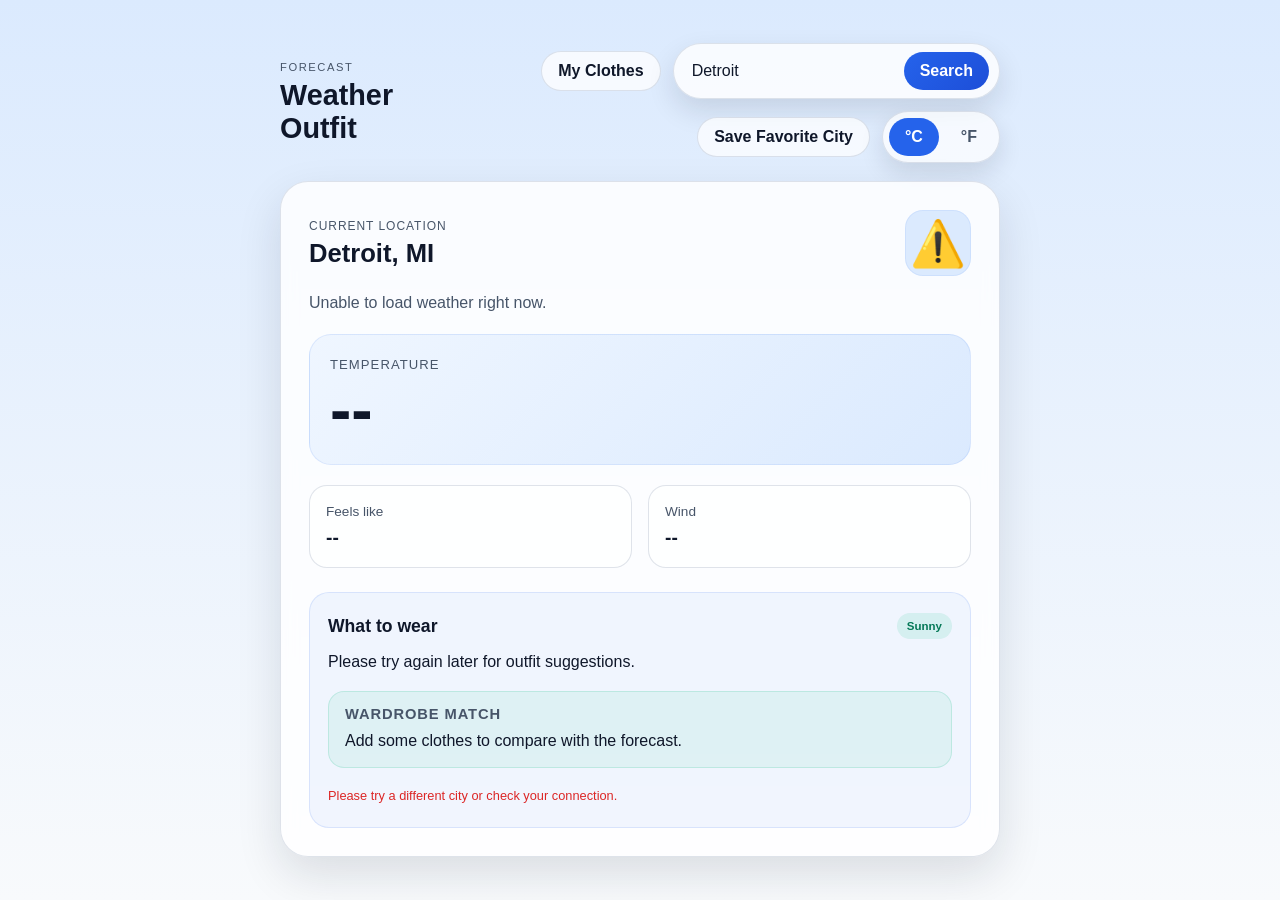
<file: index.html>
<!DOCTYPE html>
<html lang="en">
  <head>
    <meta charset="UTF-8" />
    <meta name="viewport" content="width=device-width, initial-scale=1.0" />
    <title>Weather Outfit App</title>
    <link rel="stylesheet" href="style.css" />
  </head>
  <body>
    <div class="app-container">
      <header class="topbar">
        <div class="brand-block">
          <p class="eyebrow">Forecast</p>
          <h1>Weather Outfit</h1>
        </div>

        <div class="header-controls">
          <a href="clothes.html" class="page-link">My Clothes</a>

          <form id="city-search-form" class="search-form" aria-label="Search for a city">
            <label class="sr-only" for="city-search">Search city</label>
            <input id="city-search" type="search" name="city" placeholder="Search city" value="Detroit" />
            <button type="submit">Search</button>
          </form>

          <button id="save-favorite-city" class="secondary-btn" type="button">Save Favorite City</button>

          <div class="unit-toggle" aria-label="Temperature unit switch">
            <button class="unit-btn active" data-unit="C" type="button">°C</button>
            <button class="unit-btn" data-unit="F" type="button">°F</button>
          </div>
        </div>
      </header>

      <main class="weather-card">
        <div class="location-row">
          <div>
            <p class="location-label">Current location</p>
            <h2 id="location-name">Detroit, MI</h2>
          </div>
          <span id="weather-icon" class="weather-icon" aria-label="Weather icon">☀️</span>
        </div>

        <p id="weather-description" class="weather-description">Loading weather...</p>

        <div class="temperature-box">
          <div class="temperature-main">
            <span class="temp-label">Temperature</span>
            <strong id="temperature">--</strong>
          </div>
        </div>

        <div class="stats-grid">
          <div class="stat-card">
            <span>Feels like</span>
            <strong id="feels-like">--</strong>
          </div>
          <div class="stat-card">
            <span>Wind</span>
            <strong id="wind-speed">--</strong>
          </div>
        </div>

        <section class="outfit-panel">
          <div class="outfit-header">
            <h3>What to wear</h3>
            <span id="condition-badge" class="condition-badge">Sunny</span>
          </div>
          <p id="outfit-message">Checking the weather to suggest your outfit...</p>
          <div id="wardrobe-suggestion" class="wardrobe-suggestion" aria-live="polite">
            <h4>Wardrobe match</h4>
            <p id="wardrobe-suggestion-text">Add some clothes to compare with the forecast.</p>
          </div>
          <div id="outfit-gallery" class="outfit-gallery" aria-live="polite"></div>
          <p id="search-status" class="search-status" aria-live="polite"></p>
        </section>
      </main>
    </div>

    <script src="script.js"></script>
  </body>
</html>
</file>
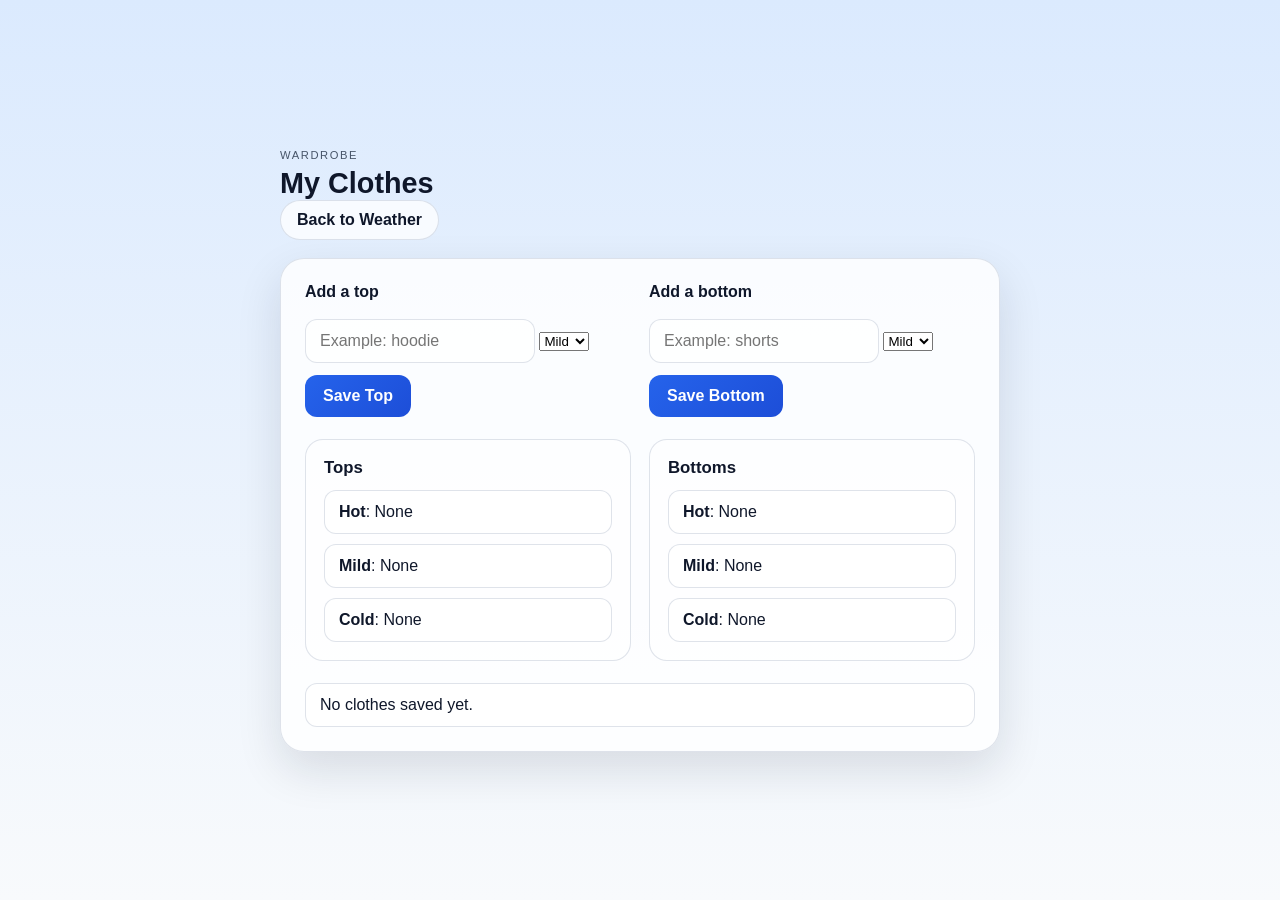
<file: clothes.html>
<!DOCTYPE html>
<html lang="en">
  <head>
    <meta charset="UTF-8" />
    <meta name="viewport" content="width=device-width, initial-scale=1.0" />
    <title>My Clothes</title>
    <link rel="stylesheet" href="style.css" />
  </head>
  <body>
    <div class="clothes-page">
      <header class="clothes-header">
        <p class="eyebrow">Wardrobe</p>
        <h1>My Clothes</h1>
        <a href="index.html" class="page-link">Back to Weather</a>
      </header>

      <div class="clothes-card">
        <div class="clothes-entry-grid">
          <form id="top-clothes-form" class="clothes-form" data-type="tops" aria-label="Save a top item">
            <label for="top-clothes-input">Add a top</label>
            <div class="clothes-input-row">
              <input id="top-clothes-input" type="text" name="top" placeholder="Example: hoodie" />
              <select id="top-clothes-category" aria-label="Choose a top weather category">
                <option value="hot">Hot</option>
                <option value="mild" selected>Mild</option>
                <option value="cold">Cold</option>
              </select>
            </div>
            <button type="submit">Save Top</button>
          </form>

          <form id="bottom-clothes-form" class="clothes-form" data-type="bottoms" aria-label="Save a bottom item">
            <label for="bottom-clothes-input">Add a bottom</label>
            <div class="clothes-input-row">
              <input id="bottom-clothes-input" type="text" name="bottom" placeholder="Example: shorts" />
              <select id="bottom-clothes-category" aria-label="Choose a bottom weather category">
                <option value="hot">Hot</option>
                <option value="mild" selected>Mild</option>
                <option value="cold">Cold</option>
              </select>
            </div>
            <button type="submit">Save Bottom</button>
          </form>
        </div>

        <div class="clothes-groups">
          <section class="clothes-group">
            <h2>Tops</h2>
            <ul id="tops-list" class="clothes-list" aria-live="polite"></ul>
          </section>

          <section class="clothes-group">
            <h2>Bottoms</h2>
            <ul id="bottoms-list" class="clothes-list" aria-live="polite"></ul>
          </section>
        </div>

        <ul id="clothes-list" class="clothes-list legacy-list" aria-live="polite"></ul>
      </div>
    </div>

    <script src="script.js"></script>
  </body>
</html>
</file>
<file: style.css>
:root {
  --bg-start: #dbeafe;
  --bg-end: #f8fafc;
  --card: rgba(255, 255, 255, 0.82);
  --primary: #0f172a;
  --secondary: #475569;
  --accent: #2563eb;
  --accent-strong: #1d4ed8;
  --accent-soft: #dbeafe;
  --shadow: rgba(15, 23, 42, 0.12);
  --border: rgba(148, 163, 184, 0.3);
  --success: #10b981;
  --error: #dc2626;
}

body.theme-night {
  --bg-start: #020817;
  --bg-end: #111827;
  --card: rgba(15, 23, 42, 0.76);
  --primary: #f8fafc;
  --secondary: #dbeafe;
  --accent: #60a5fa;
  --accent-strong: #3b82f6;
  --accent-soft: rgba(96, 165, 250, 0.18);
  --shadow: rgba(2, 6, 23, 0.6);
  --border: rgba(148, 163, 184, 0.18);
}

body.theme-night,
body.theme-night .app-container,
body.theme-night .weather-card,
body.theme-night .topbar,
body.theme-night .header-controls,
body.theme-night .brand-block,
body.theme-night .weather-card *,
body.theme-night .clothes-page,
body.theme-night .clothes-card,
body.theme-night .clothes-group,
body.theme-night .clothes-list li,
body.theme-night .clothes-form input,
body.theme-night .page-link,
body.theme-night .secondary-btn,
body.theme-night .unit-toggle,
body.theme-night .unit-btn,
body.theme-night .search-form,
body.theme-night .stat-card,
body.theme-night .outfit-panel,
body.theme-night .wardrobe-suggestion,
body.theme-night .outfit-card,
body.theme-night .outfit-card-copy {
  color: var(--primary);
}

body.theme-night .eyebrow,
body.theme-night .location-label,
body.theme-night .weather-description,
body.theme-night .temp-label,
body.theme-night .stat-card span,
body.theme-night .outfit-panel h3,
body.theme-night .outfit-panel p,
body.theme-night .wardrobe-suggestion h4,
body.theme-night .outfit-card-copy p,
body.theme-night .search-form input::placeholder,
body.theme-night .clothes-form label,
body.theme-night .page-link,
body.theme-night .secondary-btn,
body.theme-night .unit-btn {
  color: var(--secondary);
}

body.theme-night h1,
body.theme-night h2,
body.theme-night h3,
body.theme-night h4,
body.theme-night #temperature,
body.theme-night #feels-like,
body.theme-night #wind-speed,
body.theme-night #wardrobe-suggestion-text,
body.theme-night #outfit-message,
body.theme-night .clothes-group h2,
body.theme-night .clothes-list li,
body.theme-night .search-status,
body.theme-night .condition-badge,
body.theme-night .weather-icon,
body.theme-night strong,
body.theme-night .brand-block,
body.theme-night .location-row,
body.theme-night .weather-card,
body.theme-night .stat-card strong {
  color: #f8fafc;
}

body.theme-night .search-form,
body.theme-night .page-link,
body.theme-night .secondary-btn,
body.theme-night .unit-toggle,
body.theme-night .stat-card,
body.theme-night .outfit-panel,
body.theme-night .wardrobe-suggestion,
body.theme-night .outfit-card,
body.theme-night .clothes-form input,
body.theme-night .clothes-list li,
body.theme-night .clothes-card {
  background: rgba(15, 23, 42, 0.72);
  border-color: rgba(148, 163, 184, 0.2);
}

body.theme-night .search-form input,
body.theme-night .page-link,
body.theme-night .secondary-btn,
body.theme-night .unit-btn,
body.theme-night .clothes-form input {
  color: var(--primary);
}

body.theme-night .secondary-btn,
body.theme-night .page-link,
body.theme-night .search-form button,
body.theme-night .clothes-form button,
body.theme-night .unit-btn.active {
  box-shadow: 0 10px 25px rgba(15, 23, 42, 0.4);
}

body.theme-night .page-link,
body.theme-night .secondary-btn {
  background: rgba(15, 23, 42, 0.82);
  color: var(--primary);
}

body.theme-night .search-form button,
body.theme-night .clothes-form button,
body.theme-night .unit-btn.active {
  color: #f8fafc;
}

body.theme-night .temperature-box {
  background: linear-gradient(135deg, rgba(30, 41, 59, 0.96), rgba(15, 23, 42, 0.9));
  border-color: rgba(148, 163, 184, 0.2);
}

body.theme-night .weather-icon,
body.theme-night .condition-badge {
  background: rgba(96, 165, 250, 0.16);
}

body.theme-night .outfit-card-copy p,
body.theme-night .clothes-list li,
body.theme-night .weather-description,
body.theme-night .temp-label,
body.theme-night .stat-card span,
body.theme-night .outfit-panel p,
body.theme-night .wardrobe-suggestion,
body.theme-night .page-link,
body.theme-night .secondary-btn {
  opacity: 1;
}

* {
  box-sizing: border-box;
}

body {
  margin: 0;
  min-height: 100vh;
  display: grid;
  place-items: center;
  font-family: Arial, Helvetica, sans-serif;
  background: linear-gradient(180deg, var(--bg-start), var(--bg-end));
  color: var(--primary);
  position: relative;
  overflow-x: hidden;
  transition: background 0.4s ease, color 0.4s ease;
}

body::before,
body::after {
  content: "";
  position: fixed;
  inset: 0;
  pointer-events: none;
  opacity: 0;
  transition: opacity 0.4s ease;
  z-index: 0;
}

body.weather-clear-day::before {
  opacity: 1;
  background: linear-gradient(180deg, rgba(255, 255, 255, 0.12), rgba(255, 255, 255, 0));
}

body.weather-clear-day::after {
  opacity: 1;
  inset: 10% auto auto 12%;
  width: 120px;
  height: 120px;
  border-radius: 50%;
  background: radial-gradient(circle, rgba(253, 224, 71, 0.95) 0%, rgba(251, 191, 36, 0.75) 45%, rgba(251, 191, 36, 0.1) 75%, transparent 100%);
  box-shadow: 0 0 45px rgba(250, 204, 21, 0.75);
}

body.weather-clear-night::before {
  opacity: 1;
  background:
    radial-gradient(circle at 15% 20%, rgba(255, 255, 255, 0.5) 0 2px, transparent 3px),
    radial-gradient(circle at 30% 40%, rgba(255, 255, 255, 0.45) 0 2px, transparent 3px),
    radial-gradient(circle at 68% 26%, rgba(255, 255, 255, 0.4) 0 2px, transparent 3px),
    radial-gradient(circle at 80% 18%, rgba(255, 255, 255, 0.45) 0 2px, transparent 3px),
    radial-gradient(circle at 50% 60%, rgba(255, 255, 255, 0.28) 0 2px, transparent 3px),
    linear-gradient(180deg, rgba(15, 23, 42, 0.16), rgba(15, 23, 42, 0));
}

body.weather-clear-night::after {
  opacity: 1;
  inset: 12% auto auto 14%;
  width: 100px;
  height: 100px;
  border-radius: 50%;
  background: radial-gradient(circle at 35% 35%, #f8fafc 0%, #dbeafe 35%, #93c5fd 100%);
  box-shadow: 0 0 35px rgba(147, 197, 253, 0.55);
}

body.weather-cloudy::before {
  opacity: 1;
  background:
    radial-gradient(circle at 20% 25%, rgba(255, 255, 255, 0.9) 0 28%, transparent 29%),
    radial-gradient(circle at 40% 26%, rgba(255, 255, 255, 0.75) 0 26%, transparent 27%),
    radial-gradient(circle at 58% 28%, rgba(255, 255, 255, 0.9) 0 24%, transparent 25%),
    radial-gradient(circle at 76% 24%, rgba(255, 255, 255, 0.72) 0 22%, transparent 23%),
    linear-gradient(180deg, rgba(148, 163, 184, 0.08), rgba(148, 163, 184, 0.02));
  filter: blur(3px);
}

body.weather-fog::before {
  opacity: 1;
  background:
    radial-gradient(circle at 20% 35%, rgba(255, 255, 255, 0.75), transparent 30%),
    radial-gradient(circle at 70% 45%, rgba(255, 255, 255, 0.68), transparent 32%),
    radial-gradient(circle at 45% 70%, rgba(255, 255, 255, 0.45), transparent 38%),
    linear-gradient(180deg, rgba(203, 213, 225, 0.38), rgba(148, 163, 184, 0.18));
  filter: blur(18px);
}

body.weather-rain::before {
  opacity: 1;
  background:
    linear-gradient(180deg, rgba(14, 116, 144, 0.25), rgba(15, 23, 42, 0.3)),
    repeating-linear-gradient(
      120deg,
      transparent 0,
      transparent 18px,
      rgba(191, 219, 254, 0.7) 18px,
      rgba(191, 219, 254, 0.7) 22px,
      transparent 22px,
      transparent 42px
    );
  animation: rainShift 0.8s linear infinite;
}

body.weather-snow::before {
  opacity: 1;
  background:
    radial-gradient(circle at 15% 20%, rgba(255, 255, 255, 0.8) 0 1.7px, transparent 2.2px),
    radial-gradient(circle at 42% 30%, rgba(255, 255, 255, 0.7) 0 2px, transparent 2.6px),
    radial-gradient(circle at 62% 16%, rgba(255, 255, 255, 0.8) 0 1.8px, transparent 2.3px),
    radial-gradient(circle at 80% 28%, rgba(255, 255, 255, 0.7) 0 1.9px, transparent 2.4px),
    linear-gradient(180deg, rgba(191, 219, 254, 0.18), rgba(148, 163, 184, 0.05));
  animation: snowShift 16s linear infinite;
}

body.weather-storm::before {
  opacity: 1;
  background:
    linear-gradient(180deg, rgba(15, 23, 42, 0.3), rgba(15, 23, 42, 0.45)),
    repeating-linear-gradient(
      180deg,
      rgba(148, 163, 184, 0.35) 0,
      rgba(148, 163, 184, 0.35) 2px,
      transparent 2px,
      transparent 12px
    );
}

body.weather-storm::after {
  opacity: 1;
  inset: 18% auto auto 70%;
  width: 120px;
  height: 160px;
  background: linear-gradient(135deg, rgba(250, 250, 250, 0) 0%, rgba(250, 250, 250, 0) 37%, rgba(250, 250, 250, 0.8) 38%, rgba(250, 250, 250, 0.8) 42%, rgba(250, 250, 250, 0) 43%, rgba(250, 250, 250, 0) 100%);
  transform: skewX(-18deg);
  box-shadow: -70px 65px 0 rgba(250, 250, 250, 0.2);
}

button,
input {
  font: inherit;
}

.app-container {
  width: min(92vw, 720px);
  position: relative;
  z-index: 1;
}

@keyframes rainShift {
  0% {
    transform: translateY(-8px);
  }
  100% {
    transform: translateY(8px);
  }
}

@keyframes snowShift {
  0% {
    transform: translateY(-12px) translateX(-8px);
  }
  50% {
    transform: translateY(6px) translateX(8px);
  }
  100% {
    transform: translateY(14px) translateX(-6px);
  }
}

.topbar {
  display: flex;
  justify-content: space-between;
  align-items: center;
  gap: 18px;
  margin-bottom: 18px;
}

.brand-block {
  flex: 1;
}

.eyebrow {
  margin: 0;
  text-transform: uppercase;
  letter-spacing: 0.14em;
  font-size: 0.7rem;
  color: var(--secondary);
}

h1 {
  margin: 6px 0 0;
  font-size: clamp(1.8rem, 2vw, 2.5rem);
}

.header-controls {
  display: flex;
  align-items: center;
  gap: 12px;
  flex-wrap: wrap;
  justify-content: flex-end;
}

.search-form {
  display: flex;
  align-items: center;
  gap: 8px;
  background: rgba(255, 255, 255, 0.8);
  border: 1px solid var(--border);
  border-radius: 999px;
  padding: 8px 10px 8px 14px;
  box-shadow: 0 12px 28px var(--shadow);
}

.search-form input {
  border: none;
  background: transparent;
  min-width: 180px;
  padding: 8px 4px;
  color: var(--primary);
  outline: none;
}

.search-form input::placeholder {
  color: var(--secondary);
}

.search-form button {
  border: none;
  cursor: pointer;
  background: linear-gradient(135deg, var(--accent), var(--accent-strong));
  color: white;
  font-weight: 700;
  padding: 10px 16px;
  border-radius: 999px;
  transition: transform 0.2s ease;
}

.search-form button:hover,
.secondary-btn:hover,
.page-link:hover {
  transform: translateY(-1px);
}

.page-link,
.secondary-btn {
  display: inline-flex;
  align-items: center;
  justify-content: center;
  border-radius: 999px;
  font-weight: 700;
  text-decoration: none;
  transition: transform 0.2s ease;
}

.page-link {
  background: rgba(255, 255, 255, 0.75);
  color: var(--primary);
  border: 1px solid var(--border);
  padding: 10px 16px;
}

.secondary-btn {
  border: 1px solid var(--border);
  background: rgba(255, 255, 255, 0.7);
  color: var(--primary);
  cursor: pointer;
  padding: 10px 16px;
}

.unit-toggle {
  display: inline-flex;
  background: rgba(255, 255, 255, 0.7);
  border: 1px solid var(--border);
  border-radius: 999px;
  padding: 6px;
  gap: 6px;
  box-shadow: 0 10px 25px var(--shadow);
}

.unit-btn {
  border: none;
  background: transparent;
  color: var(--secondary);
  font-size: 1rem;
  font-weight: 700;
  padding: 10px 16px;
  border-radius: 999px;
  cursor: pointer;
  transition: all 0.2s ease;
}

.unit-btn.active {
  background: var(--accent);
  color: white;
}

.weather-card {
  background: var(--card);
  backdrop-filter: blur(8px);
  border: 1px solid var(--border);
  border-radius: 28px;
  padding: 28px;
  box-shadow: 0 18px 45px var(--shadow);
}

.location-row {
  display: flex;
  justify-content: space-between;
  align-items: center;
  gap: 16px;
}

.location-label {
  margin: 0 0 6px;
  font-size: 0.75rem;
  text-transform: uppercase;
  letter-spacing: 0.08em;
  color: var(--secondary);
}

h2 {
  margin: 0;
  font-size: clamp(1.5rem, 2vw, 2.1rem);
}

.weather-icon {
  font-size: 2.8rem;
  background: var(--accent-soft);
  display: grid;
  place-items: center;
  width: 66px;
  height: 66px;
  border-radius: 18px;
  box-shadow: inset 0 0 0 1px rgba(37, 99, 235, 0.08);
}

.weather-description {
  margin: 18px 0 0;
  color: var(--secondary);
  font-size: 1rem;
}

.temperature-box {
  margin-top: 22px;
  background: linear-gradient(135deg, #eff6ff, #dbeafe);
  border: 1px solid rgba(37, 99, 235, 0.1);
  border-radius: 22px;
  padding: 22px 20px;
}

.temperature-main {
  display: flex;
  flex-direction: column;
  gap: 6px;
}

.temp-label {
  color: var(--secondary);
  font-size: 0.82rem;
  letter-spacing: 0.08em;
  text-transform: uppercase;
}

#temperature {
  font-size: clamp(2.5rem, 5vw, 4rem);
  line-height: 1;
}

.stats-grid {
  margin-top: 20px;
  display: grid;
  grid-template-columns: repeat(2, minmax(0, 1fr));
  gap: 16px;
}

.stat-card {
  background: rgba(255, 255, 255, 0.7);
  border: 1px solid var(--border);
  border-radius: 18px;
  padding: 18px 16px;
}

.stat-card span {
  display: block;
  color: var(--secondary);
  margin-bottom: 8px;
  font-size: 0.85rem;
}

.stat-card strong {
  font-size: 1.2rem;
}

.outfit-panel {
  margin-top: 24px;
  background: rgba(37, 99, 235, 0.06);
  border: 1px solid rgba(37, 99, 235, 0.12);
  border-radius: 20px;
  padding: 20px 18px;
}

.outfit-header {
  display: flex;
  justify-content: space-between;
  align-items: center;
  gap: 12px;
  margin-bottom: 10px;
}

.outfit-panel h3 {
  margin: 0;
  font-size: 1.1rem;
}

.condition-badge {
  display: inline-flex;
  align-items: center;
  justify-content: center;
  font-size: 0.72rem;
  font-weight: 700;
  padding: 7px 10px;
  border-radius: 999px;
  background: rgba(16, 185, 129, 0.12);
  color: #047857;
}

.outfit-panel p {
  margin: 0;
  line-height: 1.6;
  color: var(--primary);
}

.wardrobe-suggestion {
  margin-top: 16px;
  background: rgba(16, 185, 129, 0.08);
  border: 1px solid rgba(16, 185, 129, 0.16);
  border-radius: 16px;
  padding: 14px 16px;
}

.wardrobe-suggestion h4 {
  margin: 0 0 6px;
  font-size: 0.92rem;
  text-transform: uppercase;
  letter-spacing: 0.06em;
  color: var(--secondary);
}

.outfit-gallery {
  display: grid;
  grid-template-columns: repeat(3, minmax(0, 1fr));
  gap: 14px;
  margin-top: 18px;
}

.outfit-card {
  overflow: hidden;
  background: rgba(255, 255, 255, 0.8);
  border: 1px solid var(--border);
  border-radius: 18px;
  box-shadow: 0 10px 24px rgba(15, 23, 42, 0.06);
}

.outfit-card img {
  display: block;
  width: 100%;
  height: 160px;
  object-fit: cover;
}

.outfit-card-copy {
  padding: 12px 12px 14px;
}

.outfit-card-copy h4 {
  margin: 0 0 6px;
  font-size: 1rem;
}

.outfit-card-copy p {
  font-size: 0.82rem;
  color: var(--secondary);
}

.search-status {
  margin-top: 14px;
  font-size: 0.8rem;
  color: var(--success);
}

.clothes-page {
  width: min(92vw, 720px);
  margin: 0 auto;
  padding: 40px 0;
}

.clothes-header {
  margin-bottom: 18px;
}

.clothes-card {
  background: var(--card);
  border: 1px solid var(--border);
  border-radius: 24px;
  padding: 24px;
  box-shadow: 0 18px 45px var(--shadow);
}

.clothes-entry-grid {
  display: grid;
  grid-template-columns: repeat(2, minmax(0, 1fr));
  gap: 18px;
}

.clothes-form {
  display: flex;
  flex-wrap: wrap;
  gap: 12px;
  align-items: end;
}

.clothes-form label {
  flex-basis: 100%;
  font-weight: 700;
  margin-bottom: 6px;
}

.clothes-form input {
  flex: 1 1 220px;
  padding: 12px 14px;
  border-radius: 12px;
  border: 1px solid var(--border);
  background: rgba(255, 255, 255, 0.72);
  color: var(--primary);
}

.clothes-form button {
  border: none;
  cursor: pointer;
  background: linear-gradient(135deg, var(--accent), var(--accent-strong));
  color: white;
  font-weight: 700;
  padding: 12px 18px;
  border-radius: 12px;
}

.clothes-groups {
  display: grid;
  grid-template-columns: repeat(2, minmax(0, 1fr));
  gap: 18px;
  margin-top: 22px;
}

.clothes-group {
  background: rgba(255, 255, 255, 0.55);
  border: 1px solid var(--border);
  border-radius: 18px;
  padding: 18px;
}

.clothes-group h2 {
  margin: 0 0 12px;
  font-size: 1.05rem;
}

.clothes-list {
  list-style: none;
  padding: 0;
  margin: 0;
  display: grid;
  gap: 10px;
}

.legacy-list {
  margin-top: 22px;
}

.clothes-list li {
  background: rgba(255, 255, 255, 0.7);
  border: 1px solid var(--border);
  border-radius: 12px;
  padding: 12px 14px;
}

.search-status.error {
  color: var(--error);
}

.sr-only {
  position: absolute;
  width: 1px;
  height: 1px;
  padding: 0;
  margin: -1px;
  overflow: hidden;
  clip: rect(0, 0, 0, 0);
  white-space: nowrap;
  border: 0;
}

@media (max-width: 640px) {
  .topbar,
  .header-controls,
  .outfit-header {
    flex-direction: column;
    align-items: stretch;
  }

  .search-form {
    width: 100%;
  }

  .search-form input {
    min-width: 0;
    width: 100%;
  }

  .weather-card {
    padding: 22px 18px;
  }

  .clothes-entry-grid,
  .clothes-groups,
  .stats-grid,
  .outfit-gallery {
    grid-template-columns: 1fr;
  }
}
</file>
